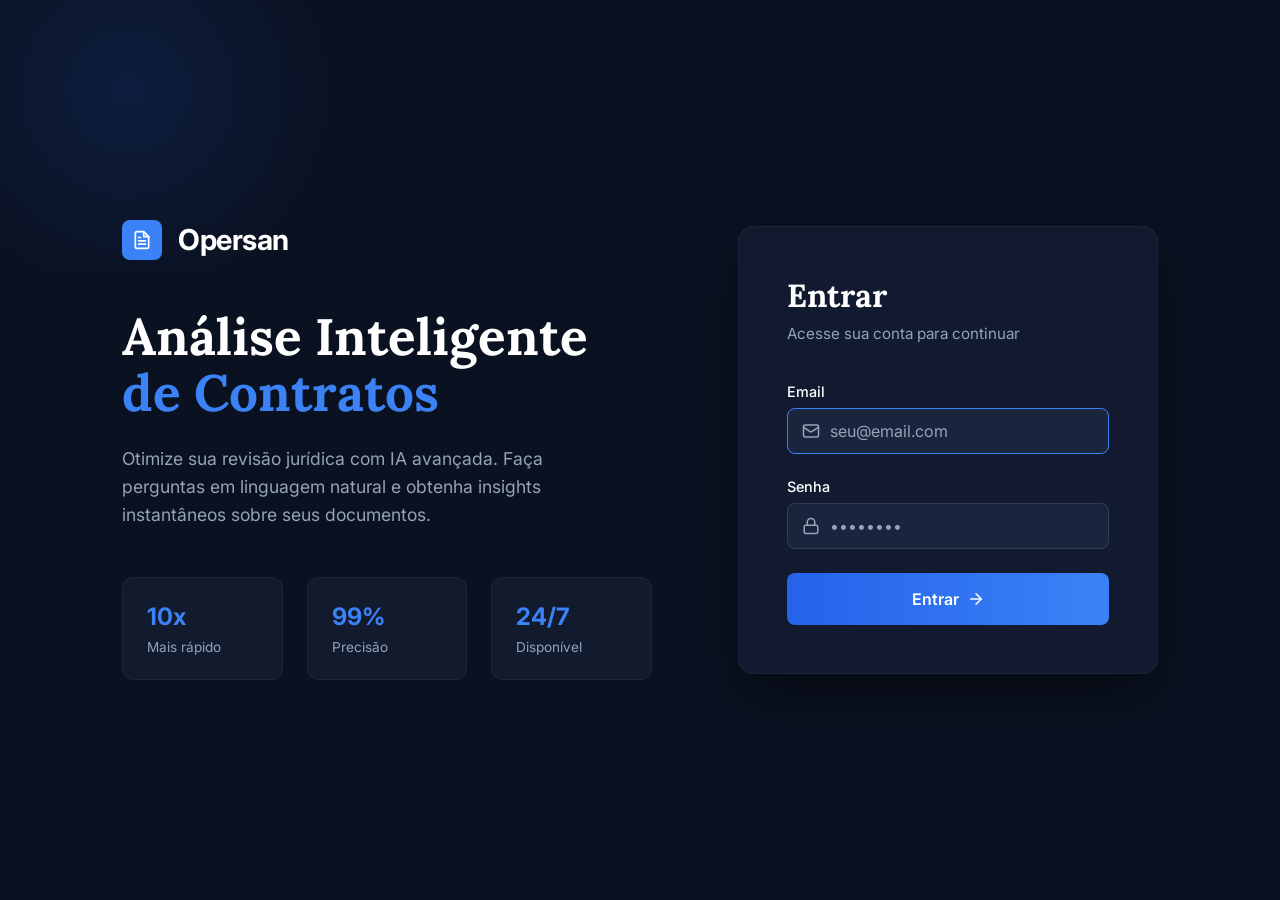
<file: admin.html>
<!DOCTYPE html>
<html lang="pt-BR">
<head>
    <meta charset="UTF-8">
    <meta name="viewport" content="width=device-width, initial-scale=1.0">
    <title>Opersan — Administração</title>
    <link rel="stylesheet" href="admin.css">
    <link rel="preconnect" href="https://fonts.googleapis.com">
    <link rel="preconnect" href="https://fonts.gstatic.com" crossorigin>
    <link href="https://fonts.googleapis.com/css2?family=Inter:wght@300;400;500;600;700&family=Lora:wght@700&display=swap" rel="stylesheet">
    <style>
        /* ── Toggle roxo para admin no modal ── */
        .admin-track { }
        .toggle-switch input:checked ~ .admin-track            { background-color: rgba(139,92,246,0.15); border-color: #8b5cf6; }
        .toggle-switch input:checked ~ .admin-track .toggle-thumb { background-color: #8b5cf6; }

        #edit-admin-toggle:checked ~ .toggle-track            { background-color: rgba(139,92,246,0.15) !important; border-color: #8b5cf6 !important; }
        #edit-admin-toggle:checked ~ .toggle-track .toggle-thumb { background-color: #8b5cf6 !important; }

        /* Aviso de proteção no modal */
        .edit-admin-aviso {
            display: none;
            font-size: .75rem;
            color: var(--amber);
            margin-top: .35rem;
            padding: .35rem .65rem;
            background: rgba(245,158,11,0.08);
            border-radius: 6px;
            border: 1px solid rgba(245,158,11,0.2);
        }

        /* Linha do toggle de admin no modal */
        .edit-admin-row {
            display: flex;
            align-items: center;
            justify-content: space-between;
            padding: .65rem .85rem;
            background: var(--input-bg);
            border: 1px solid var(--border);
            border-radius: 8px;
        }
        .edit-admin-row-left  { display: flex; flex-direction: column; gap: .15rem; }
        .edit-admin-row-title { font-size: .85rem; font-weight: 600; color: var(--text-primary); }
        .edit-admin-row-desc  { font-size: .73rem; color: var(--text-secondary); }
    </style>
</head>
<body>
<div class="admin-layout">

    <!-- ══ SIDEBAR ══ -->
    <aside class="admin-sidebar">
        <div class="admin-logo">
            <div class="admin-logo-icon">
                <svg xmlns="http://www.w3.org/2000/svg" width="17" height="17" viewBox="0 0 24 24" fill="none" stroke="currentColor" stroke-width="2" stroke-linecap="round" stroke-linejoin="round"><path d="M14 2H6a2 2 0 0 0-2 2v16a2 2 0 0 0 2 2h12a2 2 0 0 0 2-2V8z"/><polyline points="14,2 14,8 20,8"/><line x1="16" y1="13" x2="8" y2="13"/><line x1="16" y1="17" x2="8" y2="17"/></svg>
            </div>
            <span>Opersan</span>
        </div>

        <nav class="admin-nav">
            <button id="tab-users-btn" class="admin-nav-item active" onclick="switchTab('users')">
                <svg xmlns="http://www.w3.org/2000/svg" width="16" height="16" viewBox="0 0 24 24" fill="none" stroke="currentColor" stroke-width="2" stroke-linecap="round" stroke-linejoin="round"><path d="M17 21v-2a4 4 0 0 0-4-4H5a4 4 0 0 0-4 4v2"/><circle cx="9" cy="7" r="4"/><path d="M23 21v-2a4 4 0 0 0-3-3.87"/><path d="M16 3.13a4 4 0 0 1 0 7.75"/></svg>
                Usuários
            </button>
            <button id="tab-sectors-btn" class="admin-nav-item" onclick="switchTab('sectors')">
                <svg xmlns="http://www.w3.org/2000/svg" width="16" height="16" viewBox="0 0 24 24" fill="none" stroke="currentColor" stroke-width="2" stroke-linecap="round" stroke-linejoin="round"><polygon points="12 2 2 7 12 12 22 7 12 2"/><polyline points="2 17 12 22 22 17"/><polyline points="2 12 12 17 22 12"/></svg>
                Setores
            </button>
            <button id="tab-permissoes-btn" class="admin-nav-item" onclick="switchTab('permissoes')">
                <svg xmlns="http://www.w3.org/2000/svg" width="16" height="16" viewBox="0 0 24 24" fill="none" stroke="currentColor" stroke-width="2" stroke-linecap="round" stroke-linejoin="round"><path d="M1 12s4-8 11-8 11 8 11 8-4 8-11 8-11-8-11-8z"/><circle cx="12" cy="12" r="3"/></svg>
                Visibilidade
            </button>
        </nav>

        <div class="admin-sidebar-footer">
            <div class="admin-user-profile">
                <div class="admin-user-avatar">A</div>
                <div class="admin-user-info">
                    <span id="admin-user-name" class="admin-user-name">Admin</span>
                    <span class="admin-user-role">Administrador</span>
                </div>
            </div>
            <button class="admin-btn-back" onclick="window.location.href='index.html'">
                <svg xmlns="http://www.w3.org/2000/svg" width="14" height="14" viewBox="0 0 24 24" fill="none" stroke="currentColor" stroke-width="2" stroke-linecap="round" stroke-linejoin="round"><line x1="19" y1="12" x2="5" y2="12"/><polyline points="12 19 5 12 12 5"/></svg>
                Voltar ao Painel
            </button>
        </div>
    </aside>

    <!-- ══ MAIN ══ -->
    <main class="admin-main">

        <!-- Stats -->
        <div class="admin-stats">
            <div class="stat-box">
                <span class="stat-box-value" id="total-users">—</span>
                <span class="stat-box-label">Usuários</span>
            </div>
            <div class="stat-box">
                <span class="stat-box-value" id="total-sectors">—</span>
                <span class="stat-box-label">Setores</span>
            </div>
            <div class="stat-box">
                <span class="stat-box-value" id="total-admins">—</span>
                <span class="stat-box-label">Admins</span>
            </div>
        </div>

        <!-- ══ SEÇÃO: USUÁRIOS ══ -->
        <section id="section-users" class="admin-section section-grid">

            <div class="form-col">
                <div class="admin-card">
                    <div class="admin-card-header">
                        <svg xmlns="http://www.w3.org/2000/svg" width="16" height="16" viewBox="0 0 24 24" fill="none" stroke="currentColor" stroke-width="2" stroke-linecap="round" stroke-linejoin="round"><path d="M20 21v-2a4 4 0 0 0-4-4H8a4 4 0 0 0-4 4v2"/><circle cx="12" cy="7" r="4"/></svg>
                        <h3>Novo Usuário</h3>
                    </div>
                    <div class="admin-card-body">
                        <form id="user-form">
                            <div class="field-group">
                                <label>E-mail</label>
                                <input type="email" id="user-email" placeholder="usuario@email.com" required>
                            </div>
                            <div class="field-group">
                                <label>Senha</label>
                                <input type="password" id="user-password" placeholder="Senha segura" required>
                            </div>
                            <div class="field-group">
                                <label>Tipo de acesso</label>
                                <div id="user-role-dropdown" class="badges-container"></div>
                            </div>
                            <div class="field-group">
                                <label>Setores de acesso</label>
                                <div id="sectors-list-badges" class="badges-container">
                                    <span class="badge-loading">Carregando setores...</span>
                                </div>
                            </div>
                        </form>
                    </div>
                </div>
                <button type="submit" form="user-form" class="btn-submit">
                    <svg xmlns="http://www.w3.org/2000/svg" width="15" height="15" viewBox="0 0 24 24" fill="none" stroke="currentColor" stroke-width="2" stroke-linecap="round" stroke-linejoin="round"><path d="M16 21v-2a4 4 0 0 0-4-4H6a4 4 0 0 0-4 4v2"/><circle cx="9" cy="7" r="4"/><line x1="19" y1="8" x2="19" y2="14"/><line x1="22" y1="11" x2="16" y2="11"/></svg>
                    Criar Usuário
                </button>
            </div>

            <div class="table-col">
                <div class="admin-card">
                    <div class="admin-card-header space-between">
                        <div class="header-left">
                            <svg xmlns="http://www.w3.org/2000/svg" width="16" height="16" viewBox="0 0 24 24" fill="none" stroke="currentColor" stroke-width="2" stroke-linecap="round" stroke-linejoin="round"><path d="M17 21v-2a4 4 0 0 0-4-4H5a4 4 0 0 0-4 4v2"/><circle cx="9" cy="7" r="4"/><path d="M23 21v-2a4 4 0 0 0-3-3.87"/><path d="M16 3.13a4 4 0 0 1 0 7.75"/></svg>
                            <h3>Usuários Cadastrados <span class="count-badge" id="preview-users-count">0</span></h3>
                        </div>
                        <div class="search-wrap">
                            <svg xmlns="http://www.w3.org/2000/svg" width="14" height="14" viewBox="0 0 24 24" fill="none" stroke="currentColor" stroke-width="2" stroke-linecap="round" stroke-linejoin="round"><circle cx="11" cy="11" r="8"/><line x1="21" y1="21" x2="16.65" y2="16.65"/></svg>
                            <input type="text" id="search-users" placeholder="Buscar...">
                        </div>
                    </div>
                    <div class="admin-card-body table-body">
                        <table class="admin-table">
                            <!-- 4 colunas: sem coluna "Admin" separada -->
                            <thead><tr><th>E-mail</th><th>Nome</th><th>Setores</th><th>Ações</th></tr></thead>
                            <tbody id="users-table-body">
                                <tr><td colspan="4" class="preview-empty">Carregando...</td></tr>
                            </tbody>
                        </table>
                    </div>
                </div>
            </div>

        </section>

        <!-- ══ SEÇÃO: SETORES ══ -->
        <section id="section-sectors" class="admin-section section-grid hidden">

            <div class="form-col">
                <div class="admin-card">
                    <div class="admin-card-header">
                        <svg xmlns="http://www.w3.org/2000/svg" width="16" height="16" viewBox="0 0 24 24" fill="none" stroke="currentColor" stroke-width="2" stroke-linecap="round" stroke-linejoin="round"><polygon points="12 2 2 7 12 12 22 7 12 2"/><polyline points="2 17 12 22 22 17"/><polyline points="2 12 12 17 22 12"/></svg>
                        <h3>Novo Setor</h3>
                    </div>
                    <div class="admin-card-body">
                        <form id="sector-form">
                            <div class="field-group">
                                <label>Nome do setor</label>
                                <input type="text" id="sector-name" placeholder="Ex: Jurídico" required>
                            </div>
                            <div class="field-group">
                                <label>Descrição <span class="optional">(opcional)</span></label>
                                <input type="text" id="sector-description" placeholder="Responsável por...">
                            </div>
                        </form>
                    </div>
                </div>
                <button type="submit" form="sector-form" class="btn-submit">
                    <svg xmlns="http://www.w3.org/2000/svg" width="15" height="15" viewBox="0 0 24 24" fill="none" stroke="currentColor" stroke-width="2" stroke-linecap="round" stroke-linejoin="round"><polygon points="12 2 2 7 12 12 22 7 12 2"/><line x1="12" y1="12" x2="12" y2="21"/><line x1="3.27" y1="6.96" x2="12" y2="12.01"/><line x1="20.73" y1="6.96" x2="12" y2="12.01"/></svg>
                    Criar Setor
                </button>
            </div>

            <div class="table-col">
                <div class="admin-card">
                    <div class="admin-card-header space-between">
                        <div class="header-left">
                            <svg xmlns="http://www.w3.org/2000/svg" width="16" height="16" viewBox="0 0 24 24" fill="none" stroke="currentColor" stroke-width="2" stroke-linecap="round" stroke-linejoin="round"><polygon points="12 2 2 7 12 12 22 7 12 2"/><polyline points="2 17 12 22 22 17"/><polyline points="2 12 12 17 22 12"/></svg>
                            <h3>Setores Cadastrados <span class="count-badge" id="preview-sectors-count">0</span></h3>
                        </div>
                        <div class="search-wrap">
                            <svg xmlns="http://www.w3.org/2000/svg" width="14" height="14" viewBox="0 0 24 24" fill="none" stroke="currentColor" stroke-width="2" stroke-linecap="round" stroke-linejoin="round"><circle cx="11" cy="11" r="8"/><line x1="21" y1="21" x2="16.65" y2="16.65"/></svg>
                            <input type="text" id="search-sectors" placeholder="Buscar...">
                        </div>
                    </div>
                    <div class="admin-card-body table-body">
                        <table class="admin-table">
                            <thead><tr><th>Nome</th><th>Descrição</th><th>Criado em</th><th>Ações</th></tr></thead>
                            <tbody id="sectors-table-body">
                                <tr><td colspan="4" class="preview-empty">Carregando...</td></tr>
                            </tbody>
                        </table>
                    </div>
                </div>
            </div>

        </section>

        <!-- ══ SEÇÃO: PERMISSÕES ══ -->
        <section id="section-permissoes" class="admin-section hidden">
            <div class="perm-layout">

                <div class="perm-col-left">
                    <div class="admin-card full-height">
                        <div class="admin-card-header">
                            <svg xmlns="http://www.w3.org/2000/svg" width="16" height="16" viewBox="0 0 24 24" fill="none" stroke="currentColor" stroke-width="2" stroke-linecap="round" stroke-linejoin="round"><path d="M1 12s4-8 11-8 11 8 11 8-4 8-11 8-11-8-11-8z"/><circle cx="12" cy="12" r="3"/></svg>
                            <h3>Quem pode ver o quê</h3>
                        </div>
                        <div class="admin-card-body">
                            <p class="perm-intro">Selecione um usuário para configurar o que ele pode visualizar além dos próprios contratos.</p>
                            <div class="search-wrap full-width" style="margin-bottom:.85rem">
                                <svg xmlns="http://www.w3.org/2000/svg" width="14" height="14" viewBox="0 0 24 24" fill="none" stroke="currentColor" stroke-width="2" stroke-linecap="round" stroke-linejoin="round"><circle cx="11" cy="11" r="8"/><line x1="21" y1="21" x2="16.65" y2="16.65"/></svg>
                                <input type="text" id="search-perm-viewer" placeholder="Buscar usuário...">
                            </div>
                            <div id="perm-viewers-list">
                                <p class="preview-empty">Carregando...</p>
                            </div>
                        </div>
                    </div>
                </div>

                <div class="perm-col-right">
                    <div id="perm-painel-vazio" class="perm-vazio-state">
                        <svg xmlns="http://www.w3.org/2000/svg" width="40" height="40" viewBox="0 0 24 24" fill="none" stroke="currentColor" stroke-width="1.5" stroke-linecap="round" stroke-linejoin="round" style="color:#475569"><path d="M1 12s4-8 11-8 11 8 11 8-4 8-11 8-11-8-11-8z"/><circle cx="12" cy="12" r="3"/></svg>
                        <p>Selecione um usuário ao lado para configurar suas permissões de visibilidade.</p>
                    </div>

                    <div id="perm-targets-painel" class="hidden">
                        <div class="admin-card">
                            <div id="perm-painel-header" class="perm-painel-header-wrap admin-card-header"></div>
                            <div class="admin-card-body">

                                <div class="perm-section-block">
                                    <span class="perm-section-title">
                                        <svg xmlns="http://www.w3.org/2000/svg" width="13" height="13" viewBox="0 0 24 24" fill="none" stroke="currentColor" stroke-width="2" stroke-linecap="round" stroke-linejoin="round"><polygon points="12 2 2 7 12 12 22 7 12 2"/><polyline points="2 17 12 22 22 17"/><polyline points="2 12 12 17 22 12"/></svg>
                                        Acesso por setor inteiro
                                    </span>
                                    <p class="perm-section-desc">O usuário verá todos os contratos do setor, de qualquer analista.</p>
                                    <div id="perm-setores-grid" class="perm-setores-grid"></div>
                                </div>

                                <div class="perm-section-block" style="margin-top:1.25rem">
                                    <span class="perm-section-title">
                                        <svg xmlns="http://www.w3.org/2000/svg" width="13" height="13" viewBox="0 0 24 24" fill="none" stroke="currentColor" stroke-width="2" stroke-linecap="round" stroke-linejoin="round"><path d="M20 21v-2a4 4 0 0 0-4-4H8a4 4 0 0 0-4 4v2"/><circle cx="12" cy="7" r="4"/></svg>
                                        Acesso individual por analista
                                    </span>
                                    <p class="perm-section-desc">O usuário verá apenas os contratos das pessoas selecionadas abaixo.</p>
                                    <div class="search-wrap full-width" style="margin:.6rem 0">
                                        <svg xmlns="http://www.w3.org/2000/svg" width="13" height="13" viewBox="0 0 24 24" fill="none" stroke="currentColor" stroke-width="2" stroke-linecap="round" stroke-linejoin="round"><circle cx="11" cy="11" r="8"/><line x1="21" y1="21" x2="16.65" y2="16.65"/></svg>
                                        <input type="text" id="search-perm-target" placeholder="Filtrar analistas...">
                                    </div>
                                    <div id="perm-targets-lista" class="perm-targets-lista"></div>
                                </div>

                                <div class="perm-resumo-wrap">
                                    <span class="perm-section-title" style="margin-bottom:.3rem">Resumo</span>
                                    <div id="perm-resumo" class="perm-resumo-text"></div>
                                </div>

                            </div>
                        </div>
                    </div>
                </div>

            </div>
        </section>

    </main>
</div>

<!-- ══ MODAL: Editar Usuário ══ -->
<div id="edit-user-modal" class="modal-overlay hidden" onclick="if(event.target===this)closeEditUserModal()">
    <div class="modal-card">
        <div class="modal-header">
            <h3>Editar Usuário</h3>
            <button type="button" class="btn-modal-close" onclick="closeEditUserModal()">
                <svg xmlns="http://www.w3.org/2000/svg" width="16" height="16" viewBox="0 0 24 24" fill="none" stroke="currentColor" stroke-width="2" stroke-linecap="round" stroke-linejoin="round"><line x1="18" y1="6" x2="6" y2="18"/><line x1="6" y1="6" x2="18" y2="18"/></svg>
            </button>
        </div>
        <div class="modal-body">
            <form id="edit-user-form">
                <input type="hidden" id="edit-user-id">
                <div class="field-group">
                    <label>Nome exibido</label>
                    <input type="text" id="edit-user-name" disabled class="input-disabled">
                </div>
                <div class="field-group">
                    <label>E-mail</label>
                    <input type="email" id="edit-user-email" required>
                </div>
                <div class="field-group">
                    <label>Nova senha <span class="optional">(deixe vazio para manter)</span></label>
                    <input type="password" id="edit-user-password" placeholder="••••••••">
                </div>
                <div class="field-group">
                    <label>Setores de acesso</label>
                    <div id="edit-sectors-list" class="badges-container"></div>
                </div>

                <!-- Toggle de Admin — permanece apenas aqui no modal -->
                <div class="field-group" id="edit-admin-wrap">
                    <label>Permissão de Administrador</label>
                    <div class="edit-admin-row">
                        <div class="edit-admin-row-left">
                            <span class="edit-admin-row-title" id="edit-admin-label">Usuário comum</span>
                            <span class="edit-admin-row-desc">Acesso ao painel de administração</span>
                        </div>
                        <label class="toggle-switch" style="cursor:pointer;flex-shrink:0">
                            <input type="checkbox" id="edit-admin-toggle">
                            <div class="toggle-track admin-track"><div class="toggle-thumb"></div></div>
                        </label>
                    </div>
                    <span class="edit-admin-aviso" id="edit-admin-aviso"></span>
                </div>

                <div class="modal-actions">
                    <button type="button" class="btn-secondary" onclick="closeEditUserModal()">Cancelar</button>
                    <button type="submit" class="btn-submit">
                        <svg xmlns="http://www.w3.org/2000/svg" width="15" height="15" viewBox="0 0 24 24" fill="none" stroke="currentColor" stroke-width="2" stroke-linecap="round" stroke-linejoin="round"><path d="M19 21H5a2 2 0 0 1-2-2V5a2 2 0 0 1 2-2h11l5 5v11a2 2 0 0 1-2 2z"/><polyline points="17 21 17 13 7 13 7 21"/><polyline points="7 3 7 8 15 8"/></svg>
                        Salvar Alterações
                    </button>
                </div>
            </form>
        </div>
    </div>
</div>

<!-- ══ MODAL: Editar Setor ══ -->
<div id="edit-sector-modal" class="modal-overlay hidden" onclick="if(event.target===this)closeEditSectorModal()">
    <div class="modal-card">
        <div class="modal-header">
            <h3>Editar Setor</h3>
            <button type="button" class="btn-modal-close" onclick="closeEditSectorModal()">
                <svg xmlns="http://www.w3.org/2000/svg" width="16" height="16" viewBox="0 0 24 24" fill="none" stroke="currentColor" stroke-width="2" stroke-linecap="round" stroke-linejoin="round"><line x1="18" y1="6" x2="6" y2="18"/><line x1="6" y1="6" x2="18" y2="18"/></svg>
            </button>
        </div>
        <div class="modal-body">
            <form id="edit-sector-form">
                <input type="hidden" id="edit-sector-id">
                <div class="field-group">
                    <label>Nome do setor</label>
                    <input type="text" id="edit-sector-name" required>
                </div>
                <div class="field-group">
                    <label>Descrição <span class="optional">(opcional)</span></label>
                    <input type="text" id="edit-sector-description">
                </div>
                <div class="modal-actions">
                    <button type="button" class="btn-secondary" onclick="closeEditSectorModal()">Cancelar</button>
                    <button type="submit" class="btn-submit">
                        <svg xmlns="http://www.w3.org/2000/svg" width="15" height="15" viewBox="0 0 24 24" fill="none" stroke="currentColor" stroke-width="2" stroke-linecap="round" stroke-linejoin="round"><path d="M19 21H5a2 2 0 0 1-2-2V5a2 2 0 0 1 2-2h11l5 5v11a2 2 0 0 1-2 2z"/><polyline points="17 21 17 13 7 13 7 21"/><polyline points="7 3 7 8 15 8"/></svg>
                        Salvar Alterações
                    </button>
                </div>
            </form>
        </div>
    </div>
</div>

<!-- ══ MODAL: Confirmar Exclusão ══ -->
<div id="delete-modal" class="modal-overlay hidden" onclick="if(event.target===this)closeDeleteModal()">
    <div class="modal-card modal-card-sm">
        <div class="modal-icon-wrap warning">
            <svg xmlns="http://www.w3.org/2000/svg" width="26" height="26" viewBox="0 0 24 24" fill="none" stroke="currentColor" stroke-width="2" stroke-linecap="round" stroke-linejoin="round"><path d="M10.29 3.86L1.82 18a2 2 0 0 0 1.71 3h16.94a2 2 0 0 0 1.71-3L13.71 3.86a2 2 0 0 0-3.42 0z"/><line x1="12" y1="9" x2="12" y2="13"/><line x1="12" y1="17" x2="12.01" y2="17"/></svg>
        </div>
        <h3>Confirmar Exclusão</h3>
        <p>Esta ação não pode ser desfeita.</p>
        <div class="modal-actions">
            <button type="button" class="btn-secondary" onclick="closeDeleteModal()">Cancelar</button>
            <button type="button" id="confirm-delete-btn" class="btn-danger">Excluir</button>
        </div>
    </div>
</div>

<!-- Toast -->
<div id="toast" class="toast hidden">
    <span id="toast-icon"></span>
    <span id="toast-message"></span>
</div>

<script src="admin.js"></script>
</body>
</html>
</file>
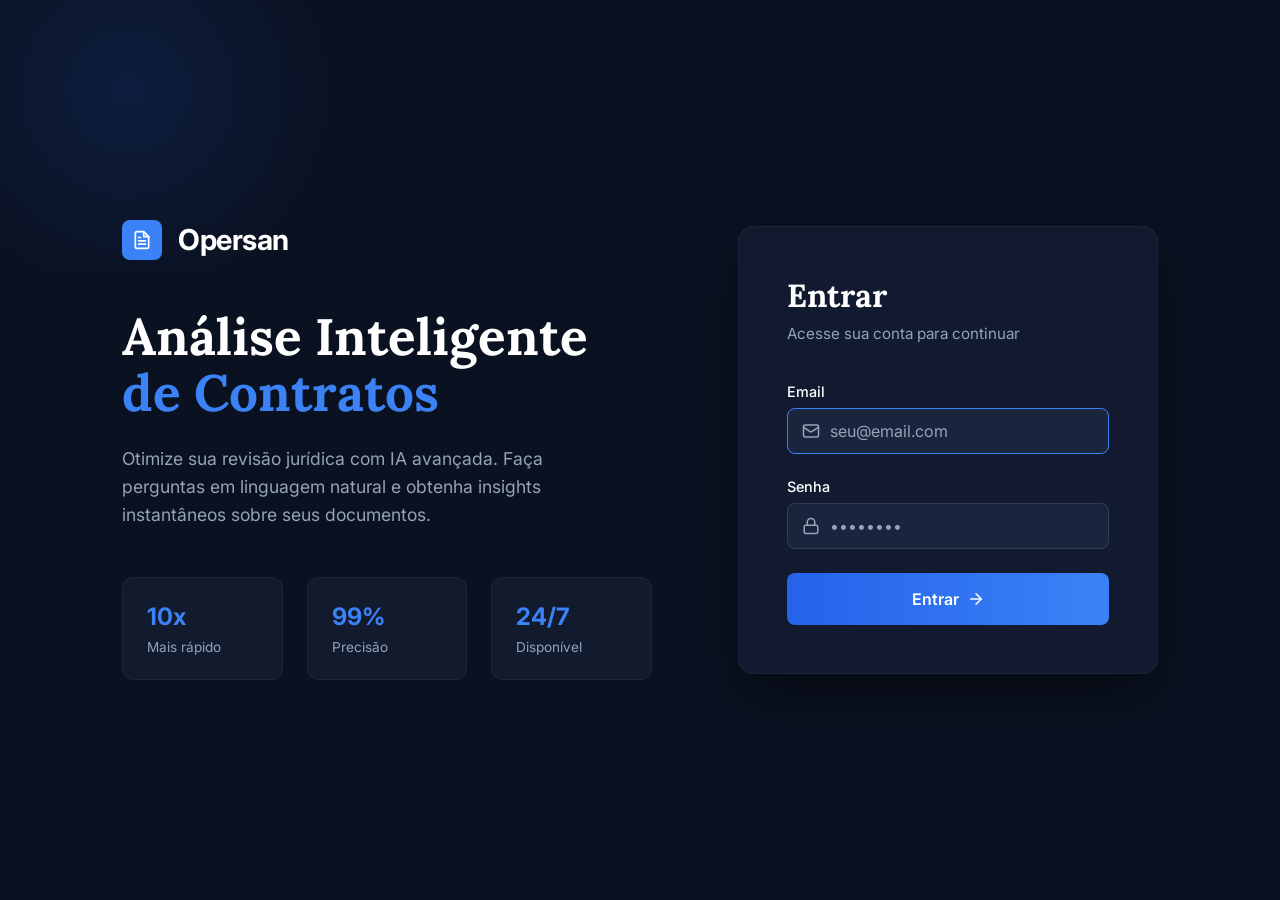
<file: login.html>
<!DOCTYPE html>
<html lang="pt-BR">
<head>
    <meta charset="UTF-8">
    <meta name="viewport" content="width=device-width, initial-scale=1.0">
    <title>Opersan - Análise Inteligente de Contratos</title>
    <link rel="stylesheet" href="login.css">
    <link rel="preconnect" href="https://fonts.googleapis.com">
    <link rel="preconnect" href="https://fonts.gstatic.com" crossorigin>
    <link href="https://fonts.googleapis.com/css2?family=Inter:wght@300;400;500;600&family=Lora:wght@700&display=swap" rel="stylesheet">
</head>
<body>
    <div class="container">
        <main class="content">

            <!-- Lado Esquerdo: Informações -->
            <section class="info-section">
                <div class="logo">
                    <div class="logo-icon">
                        <svg xmlns="http://www.w3.org/2000/svg" width="20" height="20" viewBox="0 0 24 24" fill="none" stroke="currentColor" stroke-width="2" stroke-linecap="round" stroke-linejoin="round"><path d="M14 2H6a2 2 0 0 0-2 2v16a2 2 0 0 0 2 2h12a2 2 0 0 0 2-2V8z"/><polyline points="14,2 14,8 20,8"/><line x1="16" y1="13" x2="8" y2="13"/><line x1="16" y1="17" x2="8" y2="17"/><polyline points="10,9 9,9 8,9"/></svg>
                    </div>
                    <h1>Opersan</h1>
                </div>
                <div class="hero-text">
                    <h2>Análise Inteligente <span class="highlight">de Contratos</span></h2>
                    <p>Otimize sua revisão jurídica com IA avançada. Faça perguntas em linguagem natural e obtenha insights instantâneos sobre seus documentos.</p>
                </div>
                <div class="stats-container">
                    <div class="stat-card">
                        <span class="stat-value">10x</span>
                        <span class="stat-label">Mais rápido</span>
                    </div>
                    <div class="stat-card">
                        <span class="stat-value">99%</span>
                        <span class="stat-label">Precisão</span>
                    </div>
                    <div class="stat-card">
                        <span class="stat-value">24/7</span>
                        <span class="stat-label">Disponível</span>
                    </div>
                </div>
            </section>

            <!-- Lado Direito: Login -->
            <section class="login-section">
                <div class="login-card" id="loginCard">
                    <h3>Entrar</h3>
                    <p class="subtitle">Acesse sua conta para continuar</p>

                    <form id="loginform">

                        <div class="input-group">
                            <label for="email">Email</label>
                            <div class="input-wrapper">
                                <svg xmlns="http://www.w3.org/2000/svg" width="18" height="18" viewBox="0 0 24 24" fill="none" stroke="currentColor" stroke-width="2" stroke-linecap="round" stroke-linejoin="round"><rect x="2" y="4" width="20" height="16" rx="2"/><path d="m22 7-8.97 5.7a1.94 1.94 0 0 1-2.06 0L2 7"/></svg>
                                <input id="email" type="email" placeholder="seu@email.com" required>
                            </div>
                        </div>

                        <div class="input-group">
                            <label for="password">Senha</label>
                            <div class="input-wrapper">
                                <svg xmlns="http://www.w3.org/2000/svg" width="18" height="18" viewBox="0 0 24 24" fill="none" stroke="currentColor" stroke-width="2" stroke-linecap="round" stroke-linejoin="round"><rect x="3" y="11" width="18" height="11" rx="2" ry="2"/><path d="M7 11V7a5 5 0 0 1 10 0v4"/></svg>
                                <input type="password" id="password" placeholder="••••••••" required>
                            </div>
                        </div>

                        <button type="submit" class="btn-submit">
                            Entrar
                            <svg xmlns="http://www.w3.org/2000/svg" width="18" height="18" viewBox="0 0 24 24" fill="none" stroke="currentColor" stroke-width="2" stroke-linecap="round" stroke-linejoin="round"><line x1="5" y1="12" x2="19" y2="12"/><polyline points="12,5 19,12 12,19"/></svg>
                        </button>

                    </form>
                </div>
            </section>

        </main>
    </div>
    <script src="login.js"></script>
</body>
</html>
</file>
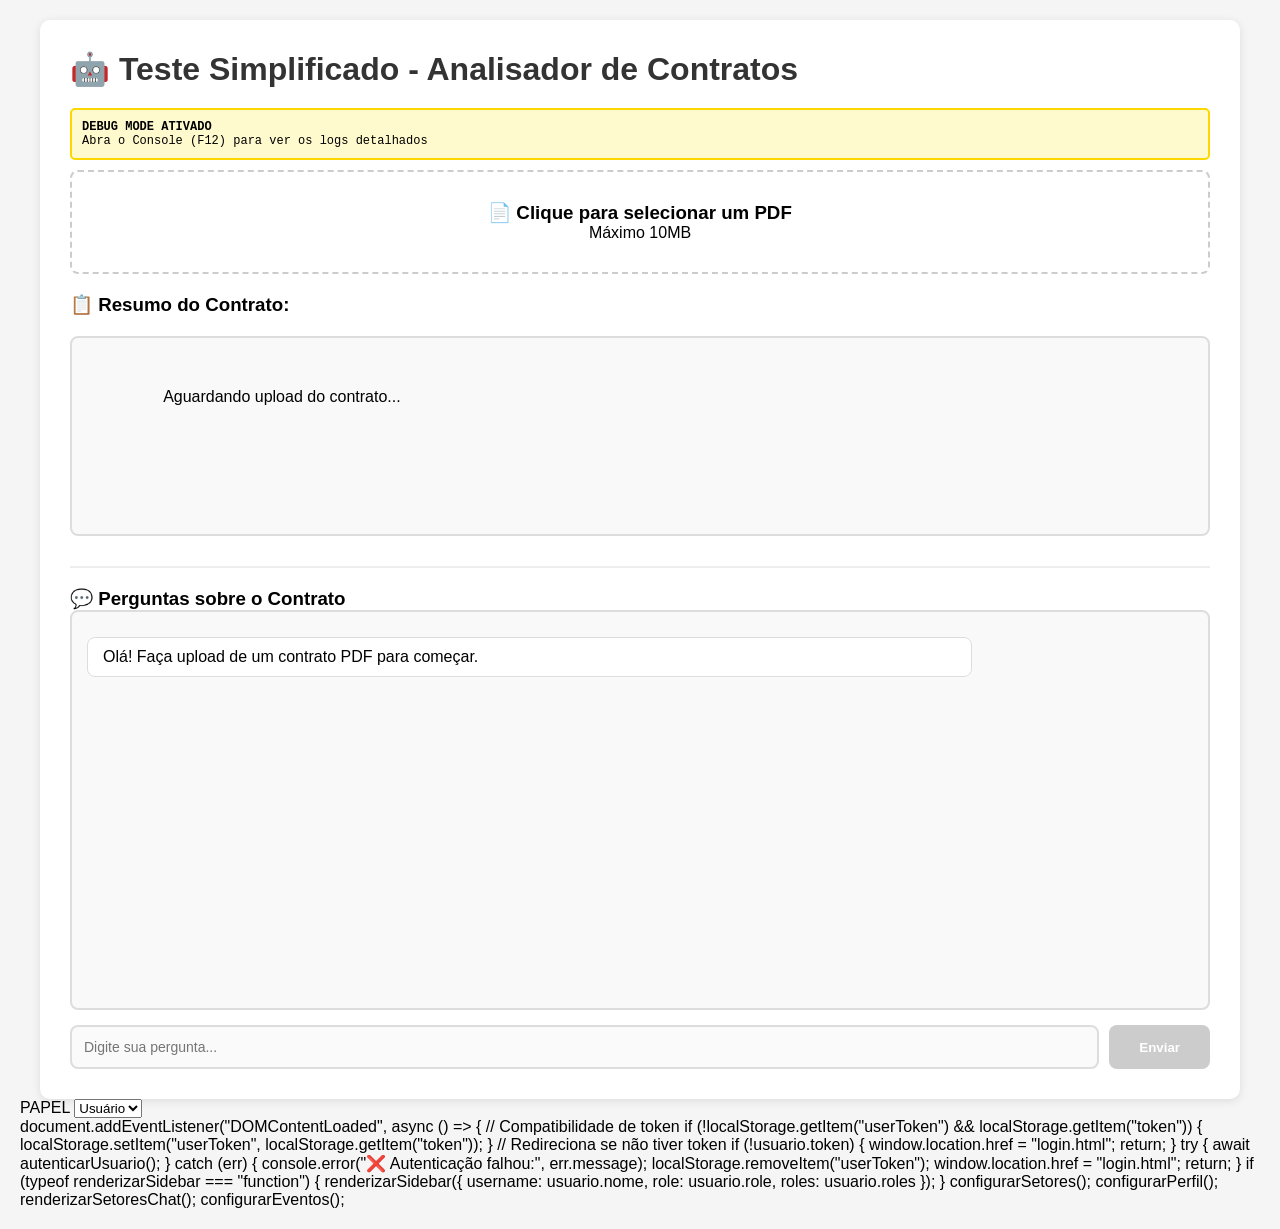
<file: teste.html>
<!DOCTYPE html>
<html lang="pt-br">
<head>
    <meta charset="UTF-8">
    <meta name="viewport" content="width=device-width, initial-scale=1.0">
    <title>TESTE - Analisador de Contratos</title>
    <style>
        * {
            margin: 0;
            padding: 0;
            box-sizing: border-box;
        }
        body {
            font-family: Arial, sans-serif;
            padding: 20px;
            background: #f5f5f5;
        }
        .container {
            max-width: 1200px;
            margin: 0 auto;
            background: white;
            padding: 30px;
            border-radius: 10px;
            box-shadow: 0 2px 10px rgba(0,0,0,0.1);
        }
        h1 {
            color: #333;
            margin-bottom: 20px;
        }
        .upload-area {
            border: 2px dashed #ccc;
            padding: 30px;
            text-align: center;
            margin-bottom: 20px;
            cursor: pointer;
            border-radius: 8px;
        }
        .upload-area:hover {
            background: #f9f9f9;
        }
        #status {
            padding: 15px;
            margin: 20px 0;
            border-radius: 8px;
            font-weight: bold;
            text-align: center;
        }
        #resumoTexto {
            padding: 20px;
            background: #f9f9f9;
            border: 2px solid #ddd;
            border-radius: 8px;
            min-height: 200px;
            white-space: pre-wrap;
            line-height: 1.6;
            margin-top: 20px;
        }
        .chat-area {
            margin-top: 30px;
            border-top: 2px solid #eee;
            padding-top: 20px;
        }
        #chatBox {
            height: 400px;
            overflow-y: auto;
            border: 2px solid #ddd;
            padding: 15px;
            margin-bottom: 15px;
            border-radius: 8px;
            background: #f9f9f9;
        }
        .msg {
            margin: 10px 0;
            padding: 10px 15px;
            border-radius: 8px;
            max-width: 80%;
        }
        .msg.user {
            background: #007bff;
            color: white;
            margin-left: auto;
            text-align: right;
        }
        .msg.bot {
            background: white;
            border: 1px solid #ddd;
        }
        .input-group {
            display: flex;
            gap: 10px;
        }
        input[type="text"] {
            flex: 1;
            padding: 12px;
            border: 2px solid #ddd;
            border-radius: 8px;
            font-size: 14px;
        }
        button {
            padding: 12px 30px;
            background: #007bff;
            color: white;
            border: none;
            border-radius: 8px;
            cursor: pointer;
            font-weight: bold;
        }
        button:hover {
            background: #0056b3;
        }
        button:disabled {
            background: #ccc;
            cursor: not-allowed;
        }
        .debug {
            background: #fffacd;
            border: 2px solid #ffd700;
            padding: 10px;
            margin: 10px 0;
            border-radius: 5px;
            font-family: monospace;
            font-size: 12px;
        }
    </style>
</head>
<body>
    <div class="container">
        <h1>🤖 Teste Simplificado - Analisador de Contratos</h1>
        
        <div class="debug">
            <strong>DEBUG MODE ATIVADO</strong><br>
            Abra o Console (F12) para ver os logs detalhados
        </div>

        <!-- Upload -->
        <div class="upload-area" onclick="document.getElementById('arquivo').click()">
            <input type="file" id="arquivo" accept=".pdf" style="display: none;">
            <h3>📄 Clique para selecionar um PDF</h3>
            <p>Máximo 10MB</p>
        </div>

        <!-- Status -->
        <div id="status" style="display: none;"></div>

        <!-- Resumo -->
        <div>
            <h3>📋 Resumo do Contrato:</h3>
            <div id="resumoTexto">
                Aguardando upload do contrato...
            </div>
        </div>

        <!-- Chat -->
        <div class="chat-area">
            <h3>💬 Perguntas sobre o Contrato</h3>
            <div id="chatBox">
                <div class="msg bot">Olá! Faça upload de um contrato PDF para começar.</div>
            </div>
            <div class="input-group">
                <input type="text" id="pergunta" placeholder="Digite sua pergunta..." disabled>
                <button id="btnEnviar" onclick="enviarPergunta()" disabled>Enviar</button>
            </div>
        </div>
    </div>

    <script>
        const API = "http://127.0.0.1:8000";
        let contratoCarregado = false;

        console.log("🚀 Sistema iniciado");

        // PREVENIR recarregamento acidental da página
        window.addEventListener('beforeunload', function(e) {
            if (contratoCarregado) {
                console.warn("⚠️ Tentativa de sair da página com contrato carregado");
                e.preventDefault();
                e.returnValue = '';
                return '';
            }
        });

        // ===== UPLOAD =====
        document.getElementById('arquivo').addEventListener('change', async function(e) {
            e.preventDefault(); // PREVENIR comportamento padrão
            e.stopPropagation(); // PARAR propagação
            
            const arquivo = e.target.files[0];
            if (!arquivo) return;

            console.log("=" .repeat(60));
            console.log("📤 INÍCIO DO UPLOAD");
            console.log("Arquivo:", arquivo.name, arquivo.size, "bytes");

            const status = document.getElementById('status');
            const resumo = document.getElementById('resumoTexto');

            // Mostrar status
            status.style.display = 'block';
            status.style.background = '#fff3cd';
            status.style.color = '#856404';
            status.innerText = '⏳ PROCESSANDO...';
            resumo.innerText = 'Aguardando resposta do servidor...';

            console.log("📡 Enviando requisição para:", API + "/upload");

            const formData = new FormData();
            formData.append('file', arquivo);

            try {
                const response = await fetch(API + '/upload', {
                    method: 'POST',
                    body: formData
                });

                console.log("📥 Resposta recebida!");
                console.log("Status HTTP:", response.status);
                console.log("Headers:", [...response.headers.entries()]);

                const texto = await response.text();
                console.log("📄 Texto bruto da resposta:", texto);

                let data;
                try {
                    data = JSON.parse(texto);
                    console.log("✅ JSON parseado com sucesso:", data);
                } catch (e) {
                    console.error("❌ Erro ao fazer parse do JSON:", e);
                    throw new Error("Resposta não é JSON válido");
                }

                if (data.resumo) {
                    console.log("=" .repeat(60));
                    console.log("✅ SUCESSO! Atualizando interface...");
                    console.log("Tamanho do resumo:", data.resumo.length, "caracteres");
                    console.log("Primeiros 100 caracteres:", data.resumo.substring(0, 100));

                    // ATUALIZAR RESUMO - FORÇAR que fique
                    resumo.innerHTML = ''; // Limpar
                    resumo.textContent = data.resumo; // Inserir texto
                    resumo.style.background = '#d4edda';
                    resumo.style.borderColor = '#28a745';
                    resumo.style.color = '#155724';
                    resumo.style.display = 'block';
                    resumo.setAttribute('data-loaded', 'true'); // Marcador

                    console.log("📝 Resumo inserido no elemento");
                    console.log("Texto no DOM:", resumo.textContent.substring(0, 100));

                    // ATUALIZAR STATUS
                    status.style.background = '#d4edda';
                    status.style.color = '#155724';
                    status.innerText = '✅ ANÁLISE CONCLUÍDA!';

                    // Habilitar chat
                    contratoCarregado = true;
                    document.getElementById('pergunta').disabled = false;
                    document.getElementById('btnEnviar').disabled = false;

                    // Adicionar mensagem no chat
                    adicionarMensagem('bot', `✅ Contrato "${data.nome}" analisado!\n\nCaracteres: ${data.caracteres}\n\nVocê pode fazer perguntas agora.`);

                    console.log("=" .repeat(60));
                    console.log("🎉 PROCESSO COMPLETO!");
                    
                    // Verificar após 3 segundos
                    setTimeout(() => {
                        const textoAtual = resumo.textContent;
                        console.log("🔍 VERIFICAÇÃO após 3 segundos:");
                        console.log("Texto ainda está lá?", textoAtual.length > 0);
                        console.log("Tamanho:", textoAtual.length, "caracteres");
                        console.log("Atributo data-loaded:", resumo.getAttribute('data-loaded'));
                        if (textoAtual.length === 0) {
                            console.error("❌ ERRO CRÍTICO: O texto sumiu!");
                            console.error("A página pode ter recarregado ou há outro script interferindo");
                            alert("❌ ERRO: O texto sumiu! Verifique se a página está recarregando.");
                        } else {
                            console.log("✅ Texto permanece no DOM corretamente");
                        }
                    }, 3000);

                } else if (data.erro) {
                    console.error("❌ Erro da API:", data.erro);
                    status.style.background = '#f8d7da';
                    status.style.color = '#721c24';
                    status.innerText = '❌ ERRO';
                    resumo.textContent = 'Erro: ' + data.erro;
                    resumo.style.background = '#f8d7da';
                } else {
                    console.error("⚠️ Resposta inesperada:", data);
                    throw new Error("Resposta sem campo 'resumo' ou 'erro'");
                }

            } catch (error) {
                console.error("💥 ERRO NA REQUISIÇÃO:", error);
                status.style.background = '#f8d7da';
                status.style.color = '#721c24';
                status.innerText = '❌ ERRO DE CONEXÃO';
                resumo.textContent = 'Erro: ' + error.message;
                resumo.style.background = '#f8d7da';
            }
            
            // PREVENIR qualquer ação padrão após processar
            return false;
        });

        // ===== PERGUNTAR =====
        async function enviarPergunta() {
            if (!contratoCarregado) {
                alert("Envie um contrato primeiro!");
                return;
            }

            const input = document.getElementById('pergunta');
            const pergunta = input.value.trim();
            if (!pergunta) return;

            console.log("❓ Enviando pergunta:", pergunta);

            adicionarMensagem('user', pergunta);
            input.value = '';

            const formData = new FormData();
            formData.append('pergunta', pergunta);

            try {
                const response = await fetch(API + '/perguntar', {
                    method: 'POST',
                    body: formData
                });

                const data = await response.json();
                console.log("✅ Resposta:", data);
                adicionarMensagem('bot', data.resposta || 'Sem resposta');

            } catch (error) {
                console.error("❌ Erro:", error);
                adicionarMensagem('bot', 'Erro ao processar pergunta');
            }
        }

        // Permitir Enter
        document.getElementById('pergunta').addEventListener('keypress', function(e) {
            if (e.key === 'Enter') enviarPergunta();
        });

        // ===== CHAT =====
        function adicionarMensagem(tipo, texto) {
            const chat = document.getElementById('chatBox');
            const div = document.createElement('div');
            div.className = 'msg ' + tipo;
            div.textContent = texto;
            chat.appendChild(div);
            chat.scrollTop = chat.scrollHeight;
            console.log("💬 Mensagem adicionada:", tipo, texto.substring(0, 50));
        }

        console.log("✅ Script carregado completamente");
    </script>
</body>
</html>


 <div class="form-group">
                        <label>PAPEL</label>
                        <select id="user-role">
                            <option value="user">Usuário</option>
                            <option value="admin">Admin</option>
                        </select>
                    </div>


                    document.addEventListener("DOMContentLoaded", async () => {
    // Compatibilidade de token
    if (!localStorage.getItem("userToken") && localStorage.getItem("token")) {
        localStorage.setItem("userToken", localStorage.getItem("token"));
    }

    // Redireciona se não tiver token
    if (!usuario.token) {
        window.location.href = "login.html";
        return;
    }

    try {
        await autenticarUsuario();
    } catch (err) {
        console.error("❌ Autenticação falhou:", err.message);
        localStorage.removeItem("userToken");
        window.location.href = "login.html";
        return;
    }

    if (typeof renderizarSidebar === "function") {
        renderizarSidebar({ username: usuario.nome, role: usuario.role, roles: usuario.roles });
    }

    configurarSetores();
    configurarPerfil();
    renderizarSetoresChat();
    configurarEventos();
</file>
<file: admin.css>
/* ══════════════════════════════════════════════════════════
   ADMIN.CSS — Opersan
   ══════════════════════════════════════════════════════════ */

:root {
    --bg-color:      #0a1120;
    --card-bg:       #111a2e;
    --input-bg:      #1a253d;
    --text-primary:  #ffffff;
    --text-secondary:#94a3b8;
    --accent-blue:   #3b82f6;
    --btn-gradient:  linear-gradient(90deg, #2563eb, #3b82f6);
    --font-serif:    'Lora', serif;
    --font-sans:     'Inter', sans-serif;
    --border:        rgba(255,255,255,0.06);
    --border-focus:  rgba(59,130,246,0.5);
    --card-2:        #1a253d;
    --green:         #10b981;
    --green-dim:     rgba(16,185,129,0.12);
    --amber:         #f59e0b;
    --amber-dim:     rgba(245,158,11,0.12);
    --red:           #ef4444;
    --red-dim:       rgba(239,68,68,0.12);
    --purple:        #8b5cf6;
    --blue-dim:      rgba(59,130,246,0.12);
    --sidebar-w:     220px;
    --radius:        8px;
    --radius-lg:     16px;
    --shadow:        0 25px 50px -12px rgba(0,0,0,0.5);
}

*, *::before, *::after { margin: 0; padding: 0; box-sizing: border-box; }

html, body {
    font-family: var(--font-sans);
    background-color: var(--bg-color);
    color: var(--text-primary);
    min-height: 100vh;
    -webkit-font-smoothing: antialiased;
}

/* ══════════════════════════════════════════════════════════
   LAYOUT
   ══════════════════════════════════════════════════════════ */

.admin-layout { display: flex; min-height: 100vh; }

/* SIDEBAR */
.admin-sidebar {
    width: var(--sidebar-w);
    flex-shrink: 0;
    background-color: var(--card-bg);
    border-right: 1px solid var(--border);
    display: flex;
    flex-direction: column;
    padding: 1.5rem 1rem;
    position: sticky;
    top: 0;
    height: 100vh;
    overflow-y: auto;
}

.admin-logo {
    display: flex;
    align-items: center;
    gap: 0.75rem;
    padding-bottom: 1.5rem;
    border-bottom: 1px solid var(--border);
    margin-bottom: 1.5rem;
    font-size: 1.2rem;
    font-weight: 700;
    letter-spacing: -0.5px;
    color: var(--text-primary);
}

.admin-logo-icon {
    background-color: var(--accent-blue);
    width: 32px; height: 32px;
    border-radius: var(--radius);
    display: flex; align-items: center; justify-content: center;
    flex-shrink: 0; color: #fff;
}

.admin-nav { display: flex; flex-direction: column; gap: 0.25rem; flex: 1; }

.admin-nav-item {
    display: flex; align-items: center; gap: 0.65rem;
    padding: 0.6rem 0.75rem;
    border-radius: var(--radius);
    background: transparent; border: none;
    color: var(--text-secondary);
    font-family: var(--font-sans); font-size: 0.875rem; font-weight: 500;
    cursor: pointer; text-align: left;
    transition: background 0.2s, color 0.2s;
    width: 100%;
}

.admin-nav-item:hover  { background-color: var(--input-bg); color: var(--text-primary); }
.admin-nav-item.active { background-color: var(--blue-dim);  color: var(--accent-blue); }
.admin-nav-item svg    { flex-shrink: 0; }

.admin-sidebar-footer {
    border-top: 1px solid var(--border);
    padding-top: 1.25rem;
    display: flex; flex-direction: column; gap: 0.75rem;
}

.admin-user-profile { display: flex; align-items: center; gap: 0.65rem; }

.admin-user-avatar {
    width: 32px; height: 32px; border-radius: 50%;
    background-color: var(--blue-dim); color: var(--accent-blue);
    display: flex; align-items: center; justify-content: center;
    font-weight: 700; font-size: 0.8rem; flex-shrink: 0;
}

.admin-user-info  { display: flex; flex-direction: column; min-width: 0; }
.admin-user-name  { font-size: 0.85rem; font-weight: 600; color: var(--text-primary); white-space: nowrap; overflow: hidden; text-overflow: ellipsis; }
.admin-user-role  { font-size: 0.72rem; color: var(--text-secondary); }

.admin-btn-back {
    display: flex; align-items: center; gap: 0.5rem;
    background-color: var(--input-bg);
    border: 1px solid var(--border); border-radius: var(--radius);
    padding: 0.5rem 0.75rem;
    color: var(--text-secondary);
    font-family: var(--font-sans); font-size: 0.8rem; font-weight: 500;
    cursor: pointer; transition: all 0.2s; width: 100%;
}
.admin-btn-back:hover { color: var(--text-primary); border-color: var(--border-focus); }

.admin-main {
    flex: 1; min-width: 0;
    padding: 2rem;
    display: flex; flex-direction: column; gap: 1.5rem;
    overflow-y: auto;
}

/* ══════════════════════════════════════════════════════════
   STATS
   ══════════════════════════════════════════════════════════ */

.admin-stats {
    display: flex; gap: 1rem;
    padding-bottom: 1.5rem;
    border-bottom: 1px solid var(--border);
}

.stat-box {
    background-color: var(--card-bg); border: 1px solid var(--border);
    border-radius: var(--radius-lg); padding: 1.25rem 1.5rem;
    display: flex; flex-direction: column; gap: 0.25rem;
    flex: 1; min-width: 0;
    box-shadow: 0 4px 24px rgba(0,0,0,0.2);
}

.stat-box-value { font-size: 1.8rem; font-weight: 700; color: var(--accent-blue); line-height: 1; }
.stat-box-label { font-size: 0.82rem; color: var(--text-secondary); font-weight: 500; }

/* ══════════════════════════════════════════════════════════
   SECTIONS
   A regra .hidden usa display:none !important.
   O layout side-by-side usa a classe .section-grid
   para NÃO conflitar com .hidden.
   ══════════════════════════════════════════════════════════ */

.admin-section  { flex: 1; }
.hidden         { display: none !important; }

/* Grid lado a lado: formulário esquerda + tabela direita */
.section-grid {
    display: grid;
    grid-template-columns: 380px 1fr;
    gap: 1.5rem;
    align-items: start;
}

.section-grid .form-col {
    display: flex;
    flex-direction: column;
    gap: 0.75rem;
    position: sticky;
    top: 1rem;
}

.section-grid .table-col { min-width: 0; }

/* ══════════════════════════════════════════════════════════
   CARDS
   ══════════════════════════════════════════════════════════ */

.admin-card {
    background-color: var(--card-bg);
    border: 1px solid var(--border);
    border-radius: var(--radius-lg);
    box-shadow: var(--shadow);
    overflow: hidden;
}

.admin-card.full-height { height: 100%; }

.admin-card-header {
    display: flex; align-items: center; gap: 0.6rem;
    padding: 1rem 1.25rem;
    border-bottom: 1px solid var(--border);
}

.admin-card-header.space-between { justify-content: space-between; }
.admin-card-header svg { color: var(--accent-blue); flex-shrink: 0; }
.admin-card-header h3  { font-size: 0.9rem; font-weight: 600; color: var(--text-primary); display: flex; align-items: center; gap: 0.5rem; }

.header-left { display: flex; align-items: center; gap: 0.6rem; }

.admin-card-body            { padding: 1.25rem; }
.admin-card-body.table-body { padding: 0; overflow-x: auto; }

/* ══════════════════════════════════════════════════════════
   FORMS
   ══════════════════════════════════════════════════════════ */

.field-group { display: flex; flex-direction: column; gap: 0.4rem; margin-bottom: 1rem; }
.field-group:last-child { margin-bottom: 0; }
.field-group label { font-size: 0.85rem; font-weight: 500; color: var(--text-primary); }

.field-group input,
.field-group select,
.field-group textarea {
    background-color: var(--input-bg);
    border: 1px solid rgba(255,255,255,0.1);
    border-radius: var(--radius);
    padding: 0.6rem 0.85rem;
    color: var(--text-primary);
    font-family: var(--font-sans); font-size: 0.9rem;
    outline: none; transition: border-color 0.2s; width: 100%;
}

.field-group input:focus,
.field-group select:focus     { border-color: var(--accent-blue); }
.field-group input::placeholder { color: var(--text-secondary); }
.input-disabled { opacity: 0.45; cursor: not-allowed; pointer-events: none; }
.optional { color: var(--text-secondary); font-weight: 400; font-size: 0.78rem; }

/* ══════════════════════════════════════════════════════════
   BADGES / DROPDOWN
   ══════════════════════════════════════════════════════════ */

.badges-container { position: relative; }

.badges-dropdown-trigger {
    display: flex; align-items: center; justify-content: space-between; gap: 0.5rem;
    width: 100%; padding: 0.55rem 0.85rem;
    background-color: var(--input-bg);
    border: 1px solid rgba(255,255,255,0.1); border-radius: var(--radius);
    color: var(--text-secondary);
    font-family: var(--font-sans); font-size: 0.875rem;
    cursor: pointer; transition: border-color 0.2s; text-align: left; min-height: 40px;
}

.badges-dropdown-trigger:focus,
.badges-dropdown-trigger.open  { border-color: var(--accent-blue); }

.badges-dropdown-trigger-left {
    display: flex; align-items: center; flex-wrap: wrap; gap: 0.3rem; flex: 1; min-width: 0;
}

.badges-dropdown-trigger-arrow {
    flex-shrink: 0; transition: transform 0.2s; color: var(--text-secondary);
}

.badges-dropdown-trigger.open .badges-dropdown-trigger-arrow { transform: rotate(180deg); }
.badges-dropdown-trigger-placeholder { color: var(--text-secondary); font-size: 0.875rem; }

.badge-mini {
    display: inline-flex; align-items: center; gap: 0.25rem;
    padding: 0.15rem 0.55rem; border-radius: 10px;
    font-size: 0.75rem; font-weight: 600; white-space: nowrap; color: var(--text-secondary);
}

.badge-mini.juridico        { background-color: var(--blue-dim);  color: var(--accent-blue); border: 1px solid rgba(59,130,246,0.3); }
.badge-mini.suprimentos     { background-color: var(--green-dim); color: var(--green);        border: 1px solid rgba(16,185,129,0.3); }
.badge-mini.gestaocontratos { background-color: var(--amber-dim); color: var(--amber);        border: 1px solid rgba(245,158,11,0.3); }
.badge-mini.default         { background-color: var(--input-bg);  color: var(--text-secondary); border: 1px solid rgba(255,255,255,0.1); }
.badge-mini.admin           { background-color: rgba(139,92,246,0.12); color: var(--purple); border: 1px solid rgba(139,92,246,0.25); }

.badges-dropdown-panel {
    position: fixed; z-index: 99999;
    background-color: var(--card-bg);
    border: 1px solid rgba(255,255,255,0.1); border-radius: var(--radius);
    overflow-y: auto; max-height: 220px;
    display: none; flex-direction: column; gap: 0.2rem;
    padding: 0.4rem;
    box-shadow: 0 12px 40px rgba(0,0,0,0.6);
}

.badges-dropdown-panel.open { display: flex; }

.badge {
    display: flex; align-items: center; justify-content: space-between; gap: 0.5rem;
    padding: 0.45rem 0.7rem; border-radius: 7px; border: 1px solid transparent;
    cursor: pointer; font-size: 0.8rem; transition: all 0.12s; color: var(--text-primary);
}

.badge:hover  { background: var(--input-bg); border-color: var(--border); }
.badge.active { background: rgba(59,130,246,0.10); border-color: rgba(59,130,246,0.25); }

.badge-label-wrap { display: flex; align-items: center; gap: 0.5rem; }
.badge-dot { width: 8px; height: 8px; border-radius: 50%; background: #475569; flex-shrink: 0; }
.badge-dot.juridico        { background: var(--accent-blue); }
.badge-dot.suprimentos     { background: var(--green); }
.badge-dot.gestaocontratos { background: var(--amber); }
.badge-check   { color: var(--accent-blue); flex-shrink: 0; display: flex; align-items: center; }
.badge-loading { font-size: 0.8rem; color: var(--text-secondary); padding: 0.5rem 0.75rem; display: block; }

/* ══════════════════════════════════════════════════════════
   BUTTONS
   ══════════════════════════════════════════════════════════ */

.btn-submit {
    display: flex; align-items: center; justify-content: center; gap: 0.5rem;
    background: var(--btn-gradient); color: #fff;
    border: none; border-radius: var(--radius);
    padding: 0.75rem 1rem;
    font-family: var(--font-sans); font-size: 0.9rem; font-weight: 600;
    cursor: pointer; transition: opacity 0.2s; width: 100%;
}
.btn-submit:hover    { opacity: 0.9; }
.btn-submit:disabled { opacity: 0.5; cursor: not-allowed; }
.btn-submit svg      { flex-shrink: 0; }

.btn-secondary {
    display: flex; align-items: center; justify-content: center; gap: 0.5rem;
    background-color: var(--input-bg);
    border: 1px solid rgba(255,255,255,0.1); color: var(--text-secondary);
    border-radius: var(--radius); padding: 0.65rem 1rem;
    font-family: var(--font-sans); font-size: 0.875rem; font-weight: 500;
    cursor: pointer; transition: all 0.2s;
}
.btn-secondary:hover { color: var(--text-primary); border-color: var(--border-focus); }

.btn-danger {
    display: flex; align-items: center; justify-content: center; gap: 0.5rem;
    background-color: var(--red-dim); border: 1px solid rgba(239,68,68,0.3); color: var(--red);
    border-radius: var(--radius); padding: 0.65rem 1rem;
    font-family: var(--font-sans); font-size: 0.875rem; font-weight: 600;
    cursor: pointer; transition: opacity 0.2s;
}
.btn-danger:hover    { opacity: 0.8; }
.btn-danger:disabled { opacity: 0.5; cursor: not-allowed; }

.actions-cell { display: flex; gap: 0.4rem; align-items: center; }

.btn-edit,
.btn-delete {
    display: inline-flex; align-items: center; gap: 0.3rem;
    padding: 0.3rem 0.65rem; border-radius: 6px;
    font-family: var(--font-sans); font-size: 0.78rem; font-weight: 500;
    cursor: pointer; border: 1px solid transparent; transition: opacity 0.2s;
}
.btn-edit   { background-color: var(--blue-dim); color: var(--accent-blue); border-color: rgba(59,130,246,0.2); }
.btn-delete { background-color: var(--red-dim);  color: var(--red);         border-color: rgba(239,68,68,0.2); }
.btn-edit:hover,
.btn-delete:hover { opacity: 0.75; }

.btn-revogar-tudo {
    display: inline-flex; align-items: center; justify-content: center; gap: 0.4rem;
    height: 38px; padding: 0 1rem; border-radius: var(--radius);
    background-color: var(--red-dim); border: 1px solid rgba(239,68,68,0.2); color: var(--red);
    font-family: var(--font-sans); font-size: 0.82rem; font-weight: 600;
    cursor: pointer; transition: opacity 0.2s; white-space: nowrap; flex-shrink: 0; min-width: 100px;
}
.btn-revogar-tudo:hover { opacity: 0.75; }

/* ══════════════════════════════════════════════════════════
   SEARCH
   ══════════════════════════════════════════════════════════ */

.search-wrap {
    display: flex; align-items: center; gap: 0.5rem;
    background-color: var(--input-bg);
    border: 1px solid rgba(255,255,255,0.1); border-radius: var(--radius);
    padding: 0.4rem 0.75rem; transition: border-color 0.2s;
}
.search-wrap:focus-within { border-color: var(--accent-blue); }
.search-wrap.full-width   { width: 100%; }
.search-wrap svg          { flex-shrink: 0; color: var(--text-secondary); }
.search-wrap input        { background: transparent; border: none; outline: none; color: var(--text-primary); font-family: var(--font-sans); font-size: 0.85rem; min-width: 0; flex: 1; }
.search-wrap input::placeholder { color: var(--text-secondary); }

/* ══════════════════════════════════════════════════════════
   TABLE
   ══════════════════════════════════════════════════════════ */

.admin-table { width: 100%; border-collapse: collapse; font-size: 0.875rem; }
.admin-table thead tr  { background-color: rgba(26,37,61,0.5); }
.admin-table th        { padding: 0.7rem 1.1rem; text-align: left; font-size: 0.75rem; font-weight: 600; color: var(--text-secondary); text-transform: uppercase; letter-spacing: 0.05em; white-space: nowrap; }
.admin-table td        { padding: 0.75rem 1.1rem; border-top: 1px solid var(--border); color: var(--text-secondary); vertical-align: middle; }
.admin-table tbody tr:hover td { background-color: rgba(255,255,255,0.02); }

.preview-empty { text-align: center; color: var(--text-secondary); padding: 2rem 1rem; font-size: 0.85rem; }

.count-badge {
    display: inline-flex; align-items: center; justify-content: center;
    background-color: var(--blue-dim); color: var(--accent-blue);
    border-radius: 20px; font-size: 0.72rem; font-weight: 700;
    min-width: 20px; height: 18px; padding: 0 0.4rem;
}

.role-badge { display: inline-block; padding: 0.2rem 0.65rem; border-radius: 20px; font-size: 0.75rem; font-weight: 600; margin: 0.1rem; }
.role-admin         { background-color: rgba(139,92,246,0.12); color: var(--purple);       border: 1px solid rgba(139,92,246,0.25); }
.role-user          { background-color: var(--blue-dim);       color: var(--accent-blue);  border: 1px solid rgba(59,130,246,0.2); }
.setor-juridico     { background-color: var(--blue-dim);       color: var(--accent-blue);  border: 1px solid rgba(59,130,246,0.2); }
.setor-suprimentos  { background-color: var(--green-dim);      color: var(--green);         border: 1px solid rgba(16,185,129,0.2); }
.setor-gestao       { background-color: var(--amber-dim);      color: var(--amber);         border: 1px solid rgba(245,158,11,0.2); }

/* ══════════════════════════════════════════════════════════
   PERMISSÕES DE VISIBILIDADE
   ══════════════════════════════════════════════════════════ */

.perm-layout { display: grid; grid-template-columns: 300px 1fr; gap: 1.25rem; align-items: start; }
.perm-col-left, .perm-col-right { min-width: 0; }

.perm-intro { font-size: 0.82rem; color: var(--text-secondary); line-height: 1.55; margin-bottom: 0.85rem; }

.perm-viewer-card {
    display: flex; align-items: center; gap: 0.65rem;
    padding: 0.65rem 0.75rem; border-radius: var(--radius);
    cursor: pointer; transition: background 0.2s;
    margin-bottom: 0.1rem; border: 1px solid transparent;
}
.perm-viewer-card:hover       { background-color: var(--input-bg); }
.perm-viewer-card.selecionado { background-color: var(--blue-dim); border-color: rgba(59,130,246,0.25); }

.perm-avatar {
    width: 36px; height: 36px; border-radius: 50%;
    display: flex; align-items: center; justify-content: center;
    font-weight: 700; font-size: 0.8rem; flex-shrink: 0;
}

.perm-viewer-info  { display: flex; flex-direction: column; min-width: 0; flex: 1; }
.perm-viewer-nome  { font-size: 0.85rem; font-weight: 600; color: var(--text-primary); white-space: nowrap; overflow: hidden; text-overflow: ellipsis; }
.perm-viewer-email { font-size: 0.73rem; color: var(--text-secondary); white-space: nowrap; overflow: hidden; text-overflow: ellipsis; }

.perm-viewer-badge { flex-shrink: 0; width: 22px; height: 22px; border-radius: 50%; display: flex; align-items: center; justify-content: center; }
.perm-viewer-badge.com-perm { background-color: var(--green-dim); color: var(--green); }
.perm-viewer-badge.sem-perm { background-color: var(--input-bg);  color: var(--text-secondary); }

.perm-vazio-state {
    display: flex; flex-direction: column; align-items: center; justify-content: center;
    gap: 1rem; padding: 3.5rem 2rem;
    border: 1px dashed rgba(255,255,255,0.08); border-radius: var(--radius-lg);
    color: var(--text-secondary); font-size: 0.875rem; text-align: center; line-height: 1.55;
}

.perm-painel-header-wrap { justify-content: space-between !important; flex-wrap: wrap; gap: 0.6rem; }
.perm-painel-header-info { display: flex; align-items: center; gap: 0.75rem; }

.perm-painel-avatar {
    width: 38px; height: 38px; border-radius: 50%;
    display: flex; align-items: center; justify-content: center;
    font-weight: 700; font-size: 0.82rem; flex-shrink: 0;
}

.perm-painel-nome-wrap { display: flex; flex-direction: column; }
.perm-painel-nome      { font-size: 0.9rem; font-weight: 700; color: var(--text-primary); }
.perm-painel-subtitulo { font-size: 0.75rem; color: var(--text-secondary); }

.perm-painel-acoes { display: flex; align-items: center; gap: 0.5rem; }
.perm-painel-acoes .btn-submit { width: auto; height: 38px; min-width: 100px; padding: 0 1.1rem; font-size: 0.82rem; }

.perm-section-block { border: 1px solid var(--border); border-radius: var(--radius); padding: 1rem 1.1rem; }

.perm-section-title {
    display: flex; align-items: center; gap: 0.4rem;
    font-size: 0.78rem; font-weight: 700; color: var(--text-secondary);
    margin-bottom: 0.3rem; letter-spacing: 0.04em; text-transform: uppercase;
}

.perm-section-desc { font-size: 0.8rem; color: var(--text-secondary); margin-bottom: 0.85rem; line-height: 1.5; }
.perm-setores-grid { display: flex; flex-direction: column; gap: 0.5rem; }

.perm-setor-item {
    display: flex; align-items: center; justify-content: space-between;
    padding: 0.65rem 0.9rem; border-radius: var(--radius);
    background-color: var(--input-bg); border: 1px solid var(--border);
    transition: all 0.2s;
}
.perm-setor-item.ativo { background-color: var(--green-dim); border-color: rgba(16,185,129,0.3); }

.perm-setor-header    { display: flex; align-items: center; gap: 0.6rem; }
.perm-setor-icon      { font-size: 1rem; }
.perm-setor-info-wrap { display: flex; flex-direction: column; }
.perm-setor-nome      { font-size: 0.83rem; font-weight: 600; color: var(--text-primary); }
.perm-setor-desc      { font-size: 0.73rem; color: var(--text-secondary); }

/* Toggle switch */
.toggle-switch { position: relative; display: inline-block; cursor: pointer; flex-shrink: 0; }
.toggle-switch input { opacity: 0; width: 0; height: 0; position: absolute; }
.toggle-track { width: 36px; height: 20px; background-color: var(--input-bg); border: 1px solid rgba(255,255,255,0.1); border-radius: 20px; position: relative; transition: background 0.2s, border-color 0.2s; }
.toggle-thumb { position: absolute; top: 2px; left: 2px; width: 14px; height: 14px; background-color: var(--text-secondary); border-radius: 50%; transition: transform 0.2s, background 0.2s; }
.toggle-switch input:checked ~ .toggle-track { background-color: var(--green-dim); border-color: var(--green); }
.toggle-switch input:checked ~ .toggle-track .toggle-thumb { transform: translateX(16px); background-color: var(--green); }

.perm-targets-lista { display: flex; flex-direction: column; gap: 0.3rem; max-height: 280px; overflow-y: auto; padding-right: 0.2rem; }

.perm-target-item {
    display: flex; align-items: center; gap: 0.65rem;
    padding: 0.5rem 0.7rem; border-radius: var(--radius);
    cursor: pointer; border: 1px solid transparent; transition: all 0.2s;
}
.perm-target-item:hover  { background-color: var(--input-bg); }
.perm-target-item.marcado { background-color: var(--blue-dim); border-color: rgba(59,130,246,0.25); }

.perm-radio { width: 16px; height: 16px; border-radius: 50%; border: 2px solid rgba(255,255,255,0.1); display: flex; align-items: center; justify-content: center; flex-shrink: 0; transition: border-color 0.2s; }
.perm-target-item.marcado .perm-radio { border-color: var(--accent-blue); }
.perm-radio-dot { width: 7px; height: 7px; border-radius: 50%; background-color: var(--accent-blue); opacity: 0; transition: opacity 0.2s; }
.perm-target-item.marcado .perm-radio-dot { opacity: 1; }

.perm-target-info  { flex: 1; min-width: 0; display: flex; flex-direction: column; }
.perm-target-nome  { font-size: 0.83rem; font-weight: 600; color: var(--text-primary); }
.perm-target-setor { font-size: 0.73rem; color: var(--text-secondary); }

.perm-target-status { font-size: 0.73rem; font-weight: 600; color: var(--text-secondary); flex-shrink: 0; }
.perm-target-status.liberado { color: var(--green); }

.perm-resumo-wrap {
    margin-top: 1.25rem; padding: 0.85rem 1rem;
    background-color: var(--input-bg); border-radius: var(--radius); border: 1px solid var(--border);
    display: flex; flex-direction: column; gap: 0.4rem;
}
.perm-resumo-text { font-size: 0.83rem; color: var(--text-secondary); line-height: 1.5; }

/* ══════════════════════════════════════════════════════════
   MODALS
   ══════════════════════════════════════════════════════════ */

.modal-overlay {
    position: fixed; inset: 0; background: rgba(0,0,0,0.65); backdrop-filter: blur(4px);
    display: flex; align-items: center; justify-content: center;
    z-index: 1000; padding: 1rem; animation: fadeIn 0.15s ease-out;
}

.modal-card {
    background-color: var(--card-bg); border: 1px solid var(--border);
    border-radius: var(--radius-lg); width: 100%; max-width: 480px;
    box-shadow: var(--shadow); animation: slideUp 0.2s ease-out;
}

.modal-card-sm {
    max-width: 380px; text-align: center; padding: 2rem 1.75rem;
    display: flex; flex-direction: column; align-items: center; gap: 0.5rem;
}
.modal-card-sm h3 { font-size: 1.05rem; font-weight: 700; margin-top: 0.25rem; }
.modal-card-sm p  { font-size: 0.875rem; color: var(--text-secondary); margin-bottom: 0.5rem; }

.modal-icon-wrap { width: 52px; height: 52px; border-radius: 50%; display: flex; align-items: center; justify-content: center; margin-bottom: 0.25rem; }
.modal-icon-wrap.warning { background-color: var(--amber-dim); color: var(--amber); border: 1px solid rgba(245,158,11,0.3); }

.modal-header { display: flex; align-items: center; justify-content: space-between; padding: 1rem 1.25rem; border-bottom: 1px solid var(--border); }
.modal-header h3 { font-size: 0.95rem; font-weight: 700; }

.btn-modal-close { background: transparent; border: none; color: var(--text-secondary); cursor: pointer; padding: 0.25rem; border-radius: 5px; display: flex; align-items: center; justify-content: center; transition: color 0.2s; }
.btn-modal-close:hover { color: var(--text-primary); }

.modal-body { padding: 1.25rem; }

.modal-actions { display: flex; gap: 0.6rem; justify-content: flex-end; margin-top: 1.25rem; }
.modal-card-sm .modal-actions { justify-content: center; margin-top: 0.75rem; width: 100%; }

/* ══════════════════════════════════════════════════════════
   TOAST
   ══════════════════════════════════════════════════════════ */

.toast {
    position: fixed; bottom: 1.5rem; right: 1.5rem;
    display: flex; align-items: center; gap: 0.6rem;
    background-color: var(--card-bg); border: 1px solid var(--border);
    border-radius: 12px; padding: 0.75rem 1.1rem;
    font-size: 0.875rem; font-weight: 500;
    box-shadow: var(--shadow); z-index: 2000;
    animation: slideUp 0.2s ease-out; max-width: 360px;
}
.toast.success { border-color: rgba(16,185,129,0.3); color: var(--green); }
.toast.error   { border-color: rgba(239,68,68,0.3);  color: var(--red);   }

/* ══════════════════════════════════════════════════════════
   ANIMATIONS
   ══════════════════════════════════════════════════════════ */

@keyframes fadeIn  { from { opacity: 0; } to { opacity: 1; } }
@keyframes slideUp { from { opacity: 0; transform: translateY(10px); } to { opacity: 1; transform: translateY(0); } }

/* ══════════════════════════════════════════════════════════
   SCROLLBAR
   ══════════════════════════════════════════════════════════ */

::-webkit-scrollbar             { width: 5px; height: 5px; }
::-webkit-scrollbar-track       { background: transparent; }
::-webkit-scrollbar-thumb       { background: var(--input-bg); border-radius: 4px; }
::-webkit-scrollbar-thumb:hover { background: var(--text-secondary); }

/* ══════════════════════════════════════════════════════════
   RESPONSIVE
   ══════════════════════════════════════════════════════════ */

@media (max-width: 1200px) {
    .section-grid { grid-template-columns: 340px 1fr; }
}

@media (max-width: 1024px) {
    :root { --sidebar-w: 64px; }

    .admin-sidebar { width: var(--sidebar-w); padding: 1.25rem 0.6rem; align-items: center; }
    .admin-logo { justify-content: center; padding-bottom: 1.25rem; gap: 0; }
    .admin-logo > span { display: none; }
    .admin-nav { width: 100%; }

    .admin-nav-item { justify-content: center; padding: 0.65rem; gap: 0; position: relative; }
    .admin-nav-item > *:not(svg) { display: none; }
    .admin-nav-item[id="tab-users-btn"]::after      { content: "Usuários"; }
    .admin-nav-item[id="tab-sectors-btn"]::after    { content: "Setores"; }
    .admin-nav-item[id="tab-permissoes-btn"]::after { content: "Visibilidade"; }
    .admin-nav-item::after {
        position: absolute; left: calc(100% + 10px); top: 50%; transform: translateY(-50%);
        background-color: var(--card-bg); border: 1px solid rgba(255,255,255,0.1);
        color: var(--text-primary); font-size: 0.78rem; font-weight: 500;
        padding: 0.3rem 0.65rem; border-radius: var(--radius);
        white-space: nowrap; pointer-events: none; opacity: 0; transition: opacity 0.2s;
        z-index: 100; box-shadow: var(--shadow);
    }
    .admin-nav-item:hover::after { opacity: 1; }

    .admin-sidebar-footer { width: 100%; align-items: center; }
    .admin-user-profile   { justify-content: center; }
    .admin-user-info      { display: none; }

    .admin-btn-back { justify-content: center; padding: 0.55rem; gap: 0; width: 42px; }
    .admin-btn-back > *:not(svg) { display: none; }

    .admin-main  { padding: 1.5rem; }
    .perm-layout { grid-template-columns: 250px 1fr; gap: 1rem; }

    /* Empilha form + tabela abaixo de 1024px */
    .section-grid { grid-template-columns: 1fr; }
    .section-grid .form-col { position: static; }
}

@media (max-width: 768px) {
    .admin-layout { flex-direction: column; }

    .admin-sidebar {
        width: 100%; height: auto; position: sticky; top: 0; z-index: 200;
        flex-direction: row; align-items: center;
        padding: 0.65rem 1rem; border-right: none; border-bottom: 1px solid var(--border);
        overflow-x: auto; overflow-y: visible;
    }

    .admin-logo { padding: 0; border-bottom: none; margin-bottom: 0; margin-right: auto; flex-shrink: 0; gap: 0.65rem; }
    .admin-logo > span { display: block; }

    .admin-nav { flex-direction: row; gap: 0.2rem; flex: 0; margin: 0 0.75rem; }
    .admin-nav-item { flex-direction: row; gap: 0.4rem; padding: 0.45rem 0.75rem; width: auto; white-space: nowrap; }
    .admin-nav-item > *:not(svg) { display: block !important; }
    .admin-nav-item::after       { display: none !important; }

    .admin-sidebar-footer { flex-direction: row; border-top: none; padding-top: 0; border-left: 1px solid var(--border); padding-left: 0.75rem; margin-left: 0.5rem; gap: 0.5rem; flex-shrink: 0; }
    .admin-user-info { display: flex; }
    .admin-user-role { display: none; }

    .admin-btn-back { width: auto; padding: 0.45rem 0.75rem; gap: 0.4rem; }
    .admin-btn-back > *:not(svg) { display: block !important; }

    .admin-main  { padding: 1.25rem; }
    .admin-stats { flex-wrap: wrap; }
    .stat-box    { flex: 1; min-width: 90px; }
    .perm-layout { grid-template-columns: 1fr; }

    .admin-card-body.table-body { overflow-x: auto; }
    .admin-table                { min-width: 520px; }

    .perm-painel-header-wrap { flex-direction: column; align-items: flex-start !important; gap: 0.75rem; }
    .perm-painel-acoes       { width: 100%; justify-content: flex-end; }
    .perm-targets-lista      { max-height: 220px; }

    .modal-card    { max-width: 100%; }
    .modal-actions { flex-wrap: wrap; }
    .modal-actions > * { flex: 1; min-width: 120px; }
    .modal-card-sm .modal-actions > * { flex: 0; min-width: auto; }

    .toast { bottom: 0.75rem; right: 0.75rem; left: 0.75rem; max-width: none; }
}

@media (max-width: 480px) {
    .admin-main  { padding: 1rem; }
    .admin-logo > span           { display: none; }
    .admin-nav-item > *:not(svg) { display: none !important; }
    .admin-nav-item              { padding: 0.45rem; }
    .admin-user-info             { display: none; }
    .admin-btn-back > *:not(svg) { display: none !important; }
    .admin-btn-back              { width: 36px; padding: 0.45rem; }
    .admin-stats    { gap: 0.5rem; }
    .stat-box       { padding: 0.85rem 1rem; }
    .stat-box-value { font-size: 1.4rem; }
    .admin-card-header.space-between { flex-wrap: wrap; gap: 0.5rem; }
    .search-wrap   { width: 100%; }
    .actions-cell  { flex-direction: column; align-items: flex-start; gap: 0.3rem; }
    .perm-setor-desc { display: none; }
}
</file>
<file: login.css>
/* ══════════════════════════════════════════════════════════
   LOGIN.CSS — Opersan
   ══════════════════════════════════════════════════════════ */

:root {
    --bg-color:      #0a1120;
    --card-bg:       #111a2e;
    --input-bg:      #1a253d;
    --text-primary:  #ffffff;
    --text-secondary:#94a3b8;
    --accent-blue:   #3b82f6;
    --btn-gradient:  linear-gradient(90deg, #2563eb, #3b82f6);
    --font-serif:    'Lora', serif;
    --font-sans:     'Inter', sans-serif;
}

*, *::before, *::after {
    margin: 0;
    padding: 0;
    box-sizing: border-box;
}

body {
    font-family: var(--font-sans);
    background-color: var(--bg-color);
    color: var(--text-primary);
    min-height: 100vh;
    display: flex;
    align-items: center;
    justify-content: center;
    overflow-x: hidden;
}

body::before {
    content: '';
    position: absolute;
    top: -10%;
    left: -10%;
    width: 40%;
    height: 40%;
    background: radial-gradient(circle, rgba(37,99,235,0.15) 0%, transparent 70%);
    z-index: -1;
}

.container {
    width: 100%;
    max-width: 1100px;
    padding: 2rem;
}

.content {
    display: grid;
    grid-template-columns: 1.2fr 1fr;
    gap: 4rem;
    align-items: center;
}

/* ── INFO SECTION ─────────────────────────────────────────── */

.info-section {
    display: flex;
    flex-direction: column;
    gap: 3rem;
}

.logo {
    display: flex;
    align-items: center;
    gap: 1rem;
}

.logo-icon {
    background-color: var(--accent-blue);
    width: 40px;
    height: 40px;
    border-radius: 8px;
    display: flex;
    align-items: center;
    justify-content: center;
    flex-shrink: 0;
}

.logo-icon svg {
    width: 20px;
    height: 20px;
    color: white;
    display: block;
}

.logo h1 {
    font-size: 1.8rem;
    font-weight: 700;
    letter-spacing: -0.5px;
}

.hero-text h2 {
    font-family: var(--font-serif);
    font-size: 3.2rem;
    line-height: 1.1;
    margin-bottom: 1.5rem;
}

.hero-text .highlight {
    color: var(--accent-blue);
}

.hero-text p {
    color: var(--text-secondary);
    font-size: 1.1rem;
    line-height: 1.6;
    max-width: 450px;
}

.stats-container {
    display: flex;
    gap: 1.5rem;
}

.stat-card {
    background-color: rgba(26,37,61,0.5);
    border: 1px solid rgba(255,255,255,0.05);
    padding: 1.5rem;
    border-radius: 12px;
    flex: 1;
    display: flex;
    flex-direction: column;
    gap: 0.5rem;
}

.stat-value {
    font-size: 1.5rem;
    font-weight: 700;
    color: var(--accent-blue);
}

.stat-label {
    font-size: 0.85rem;
    color: var(--text-secondary);
}

/* ── LOGIN CARD ───────────────────────────────────────────── */

.login-section {
    display: flex;
    justify-content: flex-end;
}

.login-card {
    background-color: var(--card-bg);
    border: 1px solid rgba(255,255,255,0.05);
    padding: 3rem;
    border-radius: 16px;
    width: 100%;
    max-width: 420px;
    box-shadow: 0 25px 50px -12px rgba(0,0,0,0.5);
    animation: fadeIn 0.4s ease-out;
}

.login-card h3 {
    font-family: var(--font-serif);
    font-size: 2rem;
    margin-bottom: 0.5rem;
}

.subtitle {
    color: var(--text-secondary);
    font-size: 0.95rem;
    margin-bottom: 2.5rem;
}

/* ── INPUTS ───────────────────────────────────────────────── */

.input-group {
    margin-bottom: 1.5rem;
}

.input-group label {
    display: block;
    font-size: 0.9rem;
    font-weight: 500;
    margin-bottom: 0.5rem;
    color: var(--text-primary);
}

.input-wrapper {
    display: flex;
    align-items: center;
    gap: 10px;
    background-color: var(--input-bg);
    border: 1px solid rgba(255,255,255,0.1);
    border-radius: 8px;
    padding: 0 14px;
    transition: border-color 0.2s;
}

.input-wrapper:focus-within {
    border-color: var(--accent-blue);
}

.input-wrapper svg {
    flex-shrink: 0;
    width: 18px;
    height: 18px;
    color: var(--text-secondary);
    display: block;
    pointer-events: none;
}

.input-wrapper input {
    flex: 1;
    min-width: 0;
    background: transparent;
    border: none;
    outline: none;
    padding: 12px 0;
    color: var(--text-primary);
    font-family: var(--font-sans);
    font-size: 1rem;
}

.input-wrapper input::placeholder {
    color: var(--text-secondary);
}

/* ── BOTÃO ────────────────────────────────────────────────── */

.btn-submit {
    width: 100%;
    background: var(--btn-gradient);
    color: white;
    border: none;
    border-radius: 8px;
    padding: 1rem;
    font-size: 1rem;
    font-weight: 600;
    font-family: var(--font-sans);
    cursor: pointer;
    display: flex;
    align-items: center;
    justify-content: center;
    gap: 0.5rem;
    margin-top: 1rem;
    transition: opacity 0.2s;
}

.btn-submit:hover { opacity: 0.9; }

.btn-submit svg {
    width: 18px;
    height: 18px;
    flex-shrink: 0;
}

.btn-submit.btn-success {
    background: #10b981 !important;
    cursor: default;
}

/* ── SPINNER ──────────────────────────────────────────────── */

.btn-spinner {
    display: inline-block;
    width: 14px;
    height: 14px;
    border: 2px solid rgba(255,255,255,0.3);
    border-top-color: #fff;
    border-radius: 50%;
    animation: spin 0.7s linear infinite;
    flex-shrink: 0;
}

@keyframes spin { to { transform: rotate(360deg); } }

/* ── ERRO ─────────────────────────────────────────────────── */

.login-error {
    background: rgba(239,68,68,0.1);
    border: 1px solid rgba(239,68,68,0.3);
    color: #fca5a5;
    border-radius: 8px;
    padding: 0.65rem 0.9rem;
    font-size: 0.82rem;
    margin-bottom: 0.75rem;
    text-align: center;
}

/* ── UTILITÁRIOS ──────────────────────────────────────────── */

.hidden { display: none !important; }

/* ── ANIMAÇÕES ────────────────────────────────────────────── */

@keyframes fadeIn {
    from { opacity: 0; transform: translateY(10px); }
    to   { opacity: 1; transform: translateY(0);    }
}

@keyframes shake {
    0%,100% { transform: translateX(0);    }
    15%     { transform: translateX(-8px); }
    30%     { transform: translateX(7px);  }
    45%     { transform: translateX(-6px); }
    60%     { transform: translateX(5px);  }
    75%     { transform: translateX(-3px); }
    90%     { transform: translateX(2px);  }
}

.login-card.shake { animation: shake 0.45s ease; }

/* ── RESPONSIVO ───────────────────────────────────────────── */

@media (max-width: 900px) {
    .content { grid-template-columns: 1fr; gap: 3rem; }
    .login-section { justify-content: center; }
    .hero-text h2 { font-size: 2.5rem; }
}
</file>
